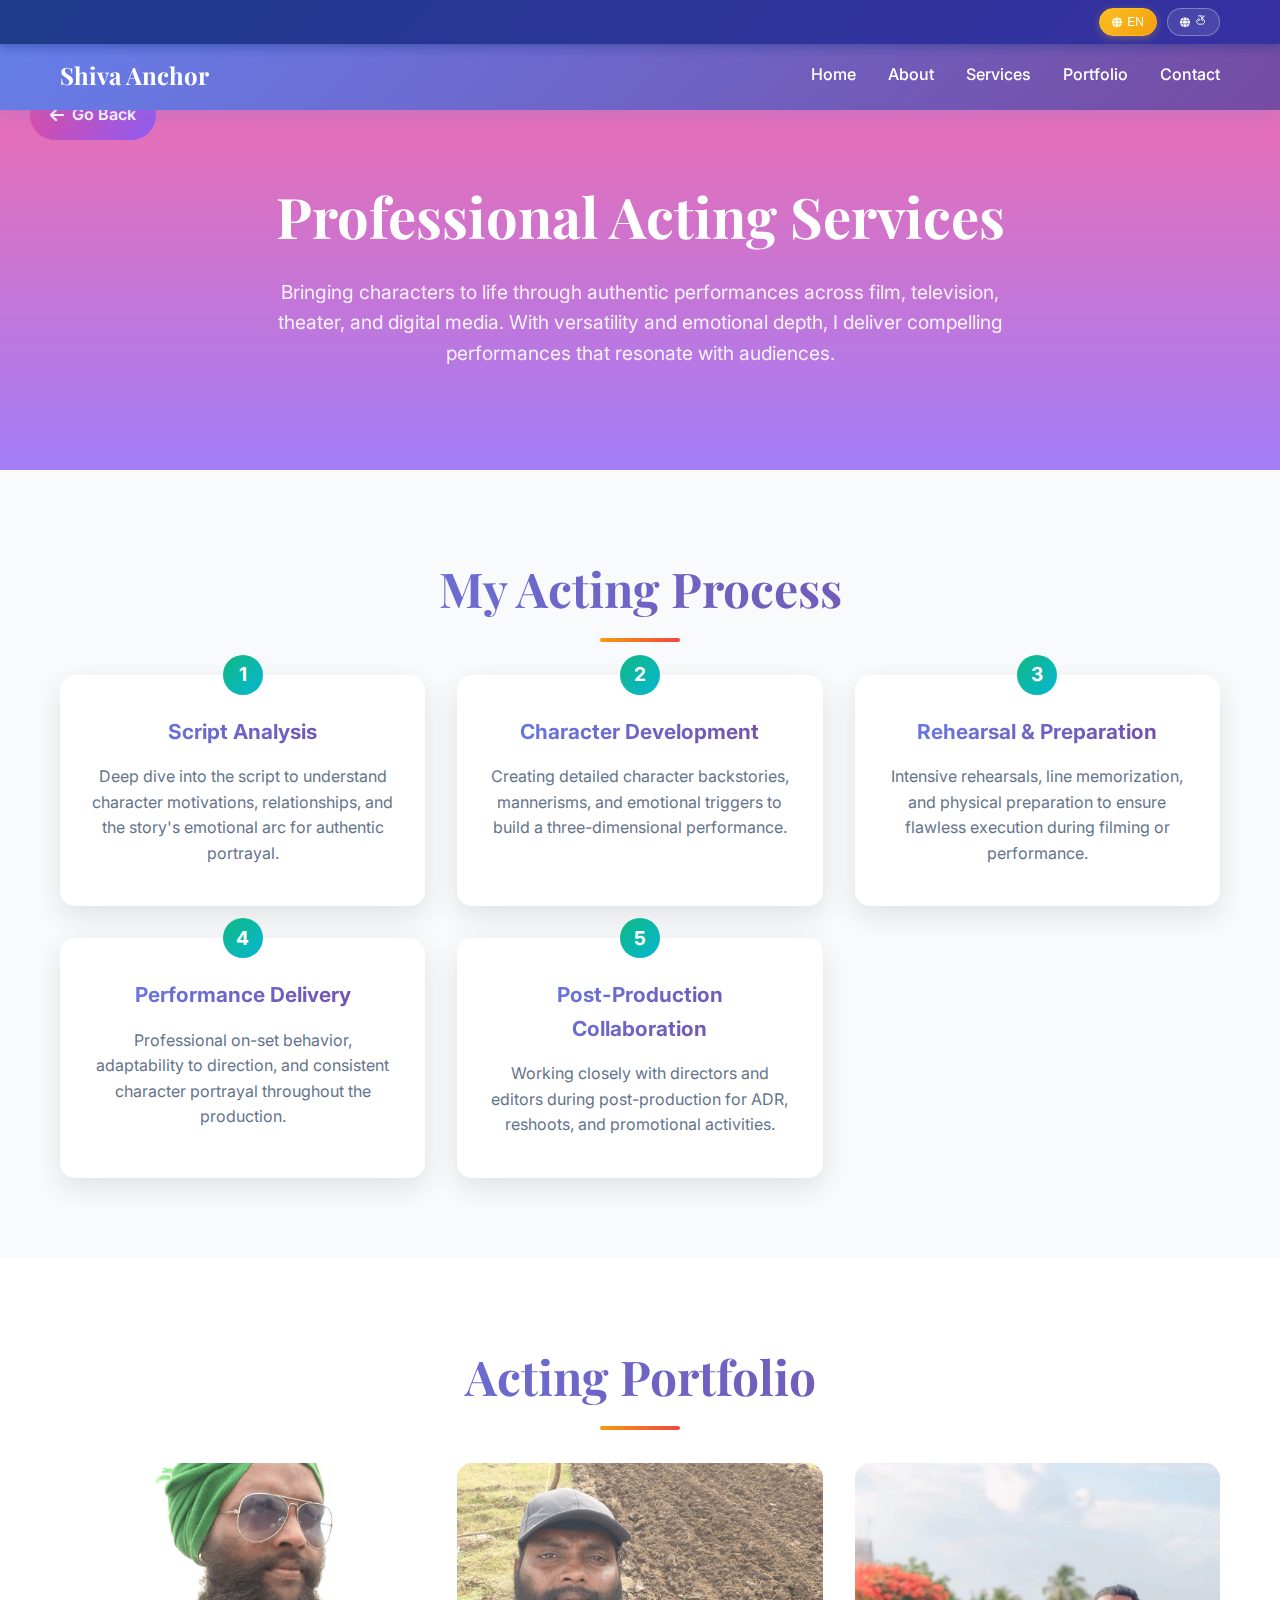
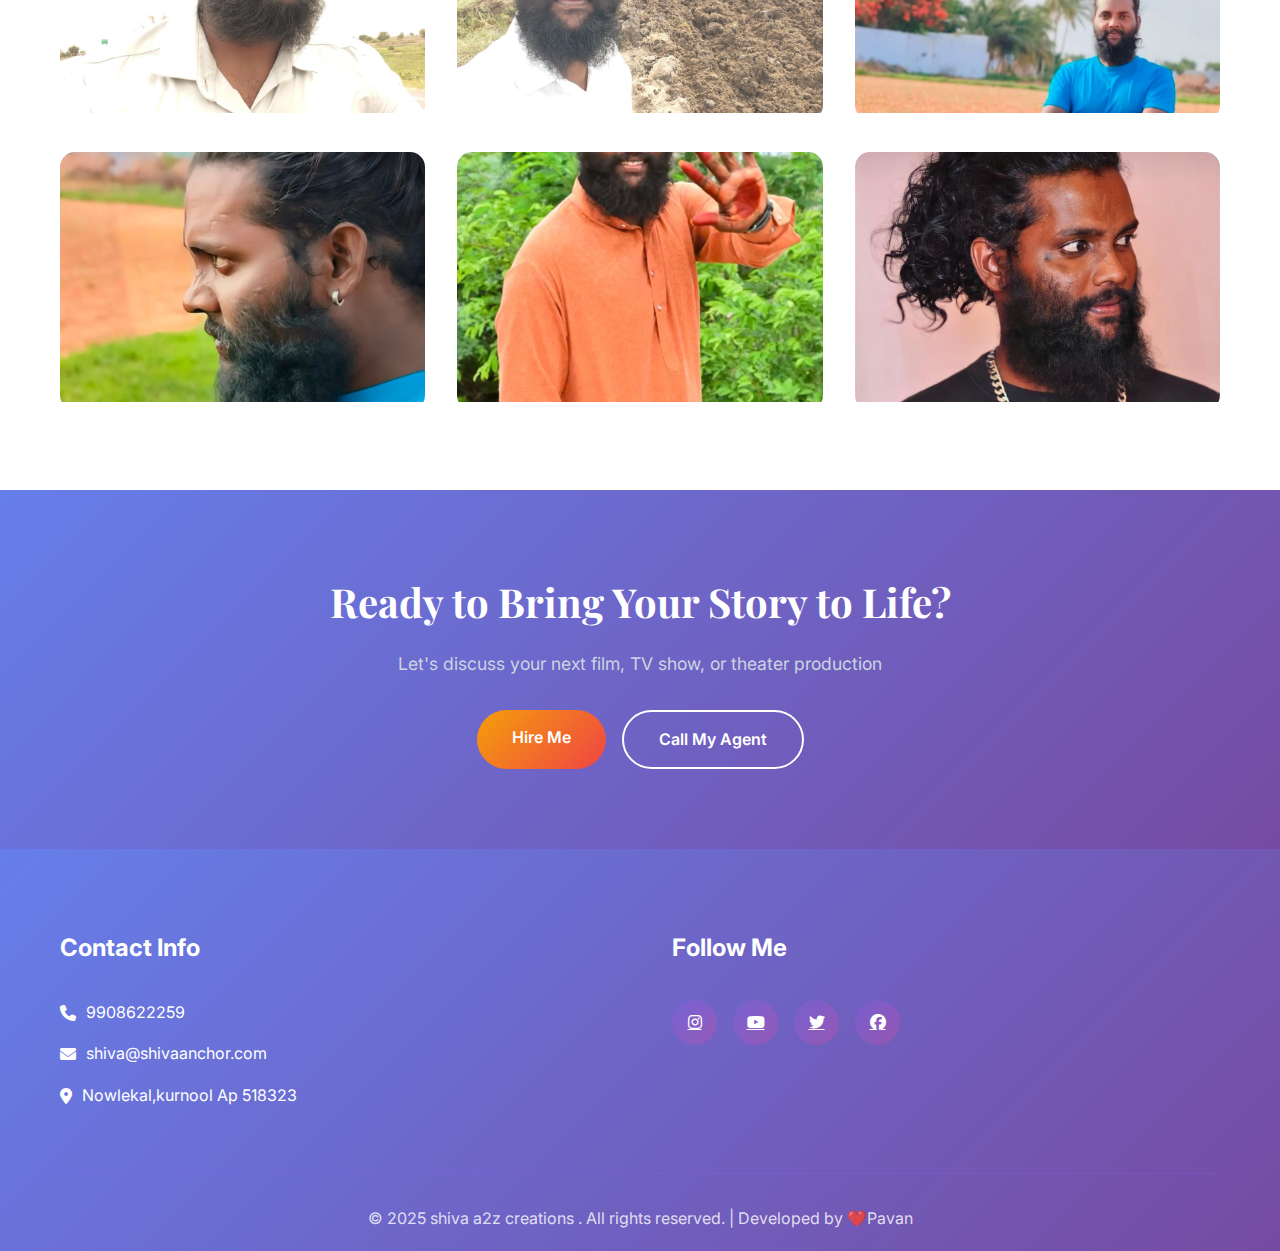
<file: acting.html>
<!DOCTYPE html>
<html lang="en">
<head>
    <meta charset="UTF-8">
    <meta name="viewport" content="width=device-width, initial-scale=1.0">
    <title>Acting Services - Alex Morgan</title>
    <link rel="stylesheet" href="style.css">
    <link href="https://fonts.googleapis.com/css2?family=Inter:wght@300;400;500;600;700&family=Playfair+Display:wght@400;500;600;700&display=swap" rel="stylesheet">
    <link rel="stylesheet" href="https://cdnjs.cloudflare.com/ajax/libs/font-awesome/6.4.0/css/all.min.css">
    <style>
        .service-detail {
            padding: 120px 0 80px;
            background: white;
        }
        
        .service-hero {
            position: relative;
            height: 400px;
            background: linear-gradient(rgba(236, 72, 153, 0.8), rgba(139, 92, 246, 0.8)), url('https://images.pexels.com/photos/3760067/pexels-photo-3760067.jpeg?auto=compress&cs=tinysrgb&w=1260&h=750&dpr=1');
            background-size: cover;
            background-position: center;
            display: flex;
            align-items: center;
            justify-content: center;
            margin-top: 70px;
        }
        
        .service-hero-content {
            text-align: center;
            color: white;
            max-width: 800px;
            padding: 0 20px;
        }
        
        .service-hero h1 {
            font-family: 'Playfair Display', serif;
            font-size: 3.5rem;
            margin-bottom: 1rem;
        }
        
        .service-hero p {
            font-size: 1.2rem;
            opacity: 0.9;
        }
        
        .service-header {
            text-align: center;
            margin-bottom: 4rem;
        }
        
        .process-section {
            padding: 80px 0;
            background: #f8fafc;
        }
        
        .process-steps {
            display: grid;
            grid-template-columns: repeat(auto-fit, minmax(300px, 1fr));
            gap: 2rem;
            margin-top: 3rem;
        }
        
        .step-card {
            background: white;
            padding: 2.5rem 2rem;
            border-radius: 15px;
            text-align: center;
            box-shadow: 0 10px 30px rgba(0, 0, 0, 0.1);
            position: relative;
        }
        
        .step-number {
            position: absolute;
            top: -20px;
            left: 50%;
            transform: translateX(-50%);
            width: 40px;
            height: 40px;
            background: linear-gradient(135deg, #10b981, #06b6d4);
            color: white;
            border-radius: 50%;
            display: flex;
            align-items: center;
            justify-content: center;
            font-weight: 700;
            font-size: 1.2rem;
        }
        
        .step-card h3 {
            background: linear-gradient(135deg, #667eea, #764ba2);
            -webkit-background-clip: text;
            -webkit-text-fill-color: transparent;
            margin-bottom: 1rem;
            font-size: 1.3rem;
        }
        
        .step-card p {
            color: #64748b;
            line-height: 1.6;
        }
        
        .gallery-section {
            padding: 80px 0;
        }
        
        .gallery-grid {
            display: grid;
            grid-template-columns: repeat(auto-fit, minmax(350px, 1fr));
            gap: 2rem;
            margin-top: 3rem;
        }
        
        .gallery-item {
            position: relative;
            border-radius: 15px;
            overflow: hidden;
            cursor: pointer;
        }
        
        .gallery-item img {
            width: 100%;
            height: 250px;
            object-fit: cover;
            transition: transform 0.3s ease;
        }
        
        .gallery-overlay {
            position: absolute;
            top: 0;
            left: 0;
            right: 0;
            bottom: 0;
            background: linear-gradient(135deg, rgba(236, 72, 153, 0.9), rgba(139, 92, 246, 0.9));
            display: flex;
            align-items: center;
            justify-content: center;
            opacity: 0;
            transition: all 0.3s ease;
        }
        
        .gallery-overlay h4 {
            color: white;
            font-size: 1.2rem;
            text-align: center;
        }
        
        .gallery-item:hover .gallery-overlay {
            opacity: 1;
        }
        
        .gallery-item:hover img {
            transform: scale(1.1);
        }
        
        /* Lightbox */
        .lightbox {
            display: none;
            position: fixed;
            z-index: 2000;
            padding-top: 50px;
            left: 0;
            top: 0;
            width: 100%;
            height: 100%;
            background-color: rgba(0, 0, 0, 0.9);
        }
        
        .lightbox-content {
            margin: auto;
            display: block;
            max-width: 90%;
            max-height: 80%;
            border-radius: 10px;
        }
        
        .close-lightbox {
            position: absolute;
            top: 15px;
            right: 35px;
            color: #f1f1f1;
            font-size: 40px;
            font-weight: bold;
            transition: 0.3s;
            cursor: pointer;
        }
        
        .close-lightbox:hover {
            color: #fbbf24;
        }
        
        .contact-cta {
            background: linear-gradient(135deg, #667eea, #764ba2);
            padding: 80px 0;
            text-align: center;
        }
        
        .contact-cta h2 {
            color: white;
            font-family: 'Playfair Display', serif;
            font-size: 2.5rem;
            margin-bottom: 1rem;
        }
        
        .contact-cta p {
            color: #cbd5e1;
            font-size: 1.1rem;
            margin-bottom: 2rem;
        }
        
        .cta-buttons {
            display: flex;
            gap: 1rem;
            justify-content: center;
            flex-wrap: wrap;
        }
        
        .cta-btn-primary {
            background: linear-gradient(135deg, #f59e0b, #ef4444);
            color: white;
            text-decoration: none;
            padding: 15px 35px;
            border-radius: 50px;
            font-weight: 600;
            transition: all 0.3s ease;
            display: inline-block;
        }
        
        .cta-btn-secondary {
            background: transparent;
            color: white;
            text-decoration: none;
            padding: 15px 35px;
            border: 2px solid white;
            border-radius: 50px;
            font-weight: 600;
            transition: all 0.3s ease;
            display: inline-block;
        }
        
        .cta-btn-primary:hover {
            transform: translateY(-3px);
            box-shadow: 0 10px 30px rgba(245, 158, 11, 0.4);
        }
        
        .cta-btn-secondary:hover {
            background: white;
            color: #667eea;
        }
        
        .back-btn {
            position: fixed;
            top: 90px;
            left: 30px;
            background: linear-gradient(135deg, #ec4899, #8b5cf6);
            color: white;
            text-decoration: none;
            padding: 12px 20px;
            border-radius: 50px;
            font-weight: 600;
            transition: all 0.3s ease;
            z-index: 100;
            display: flex;
            align-items: center;
            gap: 8px;
        }
        
        .back-btn:hover {
            transform: translateY(-2px);
            box-shadow: 0 8px 25px rgba(236, 72, 153, 0.4);
        }
        
        @media (max-width: 768px) {
            .service-hero h1 {
                font-size: 2.5rem;
            }
            
            .back-btn {
                position: static;
                margin: 20px auto;
                display: inline-flex;
            }
            
            .cta-buttons {
                flex-direction: column;
                align-items: center;
            }
        }
    </style>
</head>
<body>
    <!-- Language Bar -->
    <div class="language-bar">
        <div class="language-container">
            <div class="language-selector">
                <button class="language-btn active" onclick="changeLanguage('en')" data-lang="en">
                    <i class="fas fa-globe"></i> EN
                </button>
                <button class="language-btn" onclick="changeLanguage('te')" data-lang="te">
                    <i class="fas fa-globe"></i> తె
                </button>
            </div>
        </div>
    </div>

    <!-- Language Bar -->
    <div class="language-bar">
        <div class="language-container">
            <div class="language-selector">
                <button class="language-btn active" onclick="changeLanguage('en')" data-lang="en">
                    <i class="fas fa-globe"></i> EN
                </button>
                <button class="language-btn" onclick="changeLanguage('te')" data-lang="te">
                    <i class="fas fa-globe"></i> తె
                </button>
            </div>
        </div>
    </div>

    <!-- Navigation -->
    <nav class="navbar">
        <div class="nav-container">
            <div class="nav-logo">
                <a href="index.html" class="logo-link">
                    <h2>Shiva Anchor</h2>
                </a>
            </div>
            <ul class="nav-menu">
                <li><a href="index.html#home" class="nav-link" data-translate="home">Home</a></li>
                <li><a href="index.html#about" class="nav-link" data-translate="about">About</a></li>
                <li><a href="index.html#services" class="nav-link" data-translate="services">Services</a></li>
                <li><a href="index.html#portfolio" class="nav-link" data-translate="portfolio">Portfolio</a></li>
                <li><a href="index.html#contact" class="nav-link" data-translate="contact">Contact</a></li>
            </ul>
            <div class="hamburger">
                <span class="bar"></span>
                <span class="bar"></span>
                <span class="bar"></span>
            </div>
        </div>
    </nav>

    <!-- Back Button -->
    <a href="index.html" class="back-btn">
        <i class="fas fa-arrow-left"></i>
        <span data-translate="go-back">Go Back</span>
    </a>

    <!-- Service Hero Section -->
    <section class="service-hero">
        <div class="container">
            <div class="service-hero-content">
                <h1 data-translate="professional-acting">Professional Acting Services</h1>
                <p data-translate="acting-page-desc">Bringing characters to life through authentic performances across film, television, theater, and digital media. With versatility and emotional depth, I deliver compelling performances that resonate with audiences.</p>
            </div>
        </div>
    </section>

    <!-- Process Section -->
    <section class="process-section">
        <div class="container">
            <h2 class="section-title" data-translate="my-acting-process">My Acting Process</h2>
            <div class="process-steps">
                <div class="step-card">
                    <div class="step-number">1</div>
                    <h3 data-translate="script-analysis">Script Analysis</h3>
                    <p data-translate="script-analysis-desc">Deep dive into the script to understand character motivations, relationships, and the story's emotional arc for authentic portrayal.</p>
                </div>
                <div class="step-card">
                    <div class="step-number">2</div>
                    <h3 data-translate="character-development">Character Development</h3>
                    <p data-translate="character-development-desc">Creating detailed character backstories, mannerisms, and emotional triggers to build a three-dimensional performance.</p>
                </div>
                <div class="step-card">
                    <div class="step-number">3</div>
                    <h3 data-translate="rehearsal-preparation">Rehearsal & Preparation</h3>
                    <p data-translate="rehearsal-preparation-desc">Intensive rehearsals, line memorization, and physical preparation to ensure flawless execution during filming or performance.</p>
                </div>
                <div class="step-card">
                    <div class="step-number">4</div>
                    <h3 data-translate="performance-delivery">Performance Delivery</h3>
                    <p data-translate="performance-delivery-desc">Professional on-set behavior, adaptability to direction, and consistent character portrayal throughout the production.</p>
                </div>
                <div class="step-card">
                    <div class="step-number">5</div>
                    <h3 data-translate="post-production">Post-Production Collaboration</h3>
                    <p data-translate="post-production-desc">Working closely with directors and editors during post-production for ADR, reshoots, and promotional activities.</p>
                </div>
            </div>
        </div>
    </section>

    <!-- Gallery Section -->
    <section class="gallery-section">
        <div class="container">
            <h2 class="section-title" data-translate="acting-portfolio">Acting Portfolio</h2>
            <div class="gallery-grid">
                <div class="gallery-item">
                    <img src="./images/S20.jpeg" alt="Drama Film Performance" loading="lazy">
                    <div class="gallery-overlay">
                        <h4 data-translate="midnight-dreams">"Midnight Dreams"<br>Lead Role - Drama</h4>
                    </div>
                </div>
                <div class="gallery-item">
                    <img src="./images/S19.jpeg" alt="Theater Stage Performance" loading="lazy">
                    <div class="gallery-overlay">
                        <h4 data-translate="romeo-juliet">"Romeo & Juliet"<br>Broadway Theater</h4>
                    </div>
                </div>
                <div class="gallery-item">
                    <img src="./images/S17.jpeg" alt="Television Series Acting" loading="lazy">
                    <div class="gallery-overlay">
                        <h4 data-translate="city-lights">"City Lights"<br>TV Series - Season 3</h4>
                    </div>
                </div>
                <div class="gallery-item">
                    <img src="./images/S16.jpeg" alt="Action Film Scene" loading="lazy">
                    <div class="gallery-overlay">
                        <h4 data-translate="storm-chaser">"Storm Chaser"<br>Action Thriller</h4>
                    </div>
                </div>
                <div class="gallery-item">
                    <img src="./images/S15.jpeg" alt="Independent Film Acting" loading="lazy">
                    <div class="gallery-overlay">
                        <h4 data-translate="last-mile">"The Last Mile"<br>Indie Film Festival Winner</h4>
                    </div>
                </div>
                <div class="gallery-item">
                    <img src="./images/S10.jpeg" alt="Commercial Acting" loading="lazy">
                    <div class="gallery-overlay">
                        <h4 data-translate="tv-commercial">National TV Commercial<br>Brand Ambassador</h4>
                    </div>
                </div>
            </div>
        </div>
    </section>

    <!-- Contact CTA -->
    <section class="contact-cta">
        <div class="container">
            <h2 data-translate="ready-story">Ready to Bring Your Story to Life?</h2>
            <p data-translate="discuss-production">Let's discuss your next film, TV show, or theater production</p>
            <div class="cta-buttons">
                <a href="index.html#contact" class="cta-btn-primary" data-translate="hire-me">Hire Me</a>
                <a href="tel:+919908622259" class="cta-btn-secondary" data-translate="call-agent">Call My Agent</a>
            </div>
        </div>
    </section>

    <footer class="footer">
        <div class="container">
            <div class="footer-content">
                <div class="footer-section">
                    <h3 data-translate="contact-info">Contact Info</h3>
                    <div class="contact-info">
                        <p><i class="fas fa-phone"></i> 9908622259</p>
                        <p><i class="fas fa-envelope"></i> shiva@shivaanchor.com</p>
                        <p><i class="fas fa-map-marker-alt"></i>Nowlekal,kurnool Ap 518323</p>
                    </div>
                </div>
                <div class="footer-section">
                    <h3 data-translate="follow-me">Follow Me</h3>
                    <div class="social-icons">
                        <a href="https://www.instagram.com/sivaa2zcreations?igsh=YjI3MXhwazBwb3Jx" target="_blank"><i class="fab fa-instagram"></i></a>
                        <a href="www.youtube.com/@sivaa2zcreations" target="_blank"><i class="fab fa-youtube"></i></a>
                        <a href="www.youtube.com/@sivaa2zcreations" target="_blank"><i class="fab fa-twitter"></i></a>
                        <a href="https://m.facebook.com/100063830568660/" target="_blank"><i class="fab fa-facebook"></i></a>
                    </div>
                </div>
            </div>
            <div class="footer-bottom">
                                <p>&copy; 2025 shiva a2z creations . All rights reserved. | Developed by ❤️Pavan </p>

            </div>
        </div>
    </footer>

    <!-- Lightbox Modal -->
    <div id="lightbox" class="lightbox">
        <span class="close-lightbox">&times;</span>
        <img class="lightbox-content" id="lightbox-img">
    </div>

    <script src="script.js"></script>
    <script>
        // Gallery lightbox functionality
        document.addEventListener('DOMContentLoaded', function() {
            const galleryItems = document.querySelectorAll('.gallery-item');
            const lightbox = document.getElementById('lightbox');
            const lightboxImg = document.getElementById('lightbox-img');
            const closeLightbox = document.querySelector('.close-lightbox');
            
            galleryItems.forEach(item => {
                item.addEventListener('click', () => {
                    const img = item.querySelector('img');
                    lightboxImg.src = img.src;
                    lightbox.style.display = 'block';
                });
            });
            
            closeLightbox.addEventListener('click', () => {
                lightbox.style.display = 'none';
            });
            
            lightbox.addEventListener('click', (e) => {
                if (e.target === lightbox) {
                    lightbox.style.display = 'none';
                }
            });
        });
    </script>
</body>
</html>
</file>
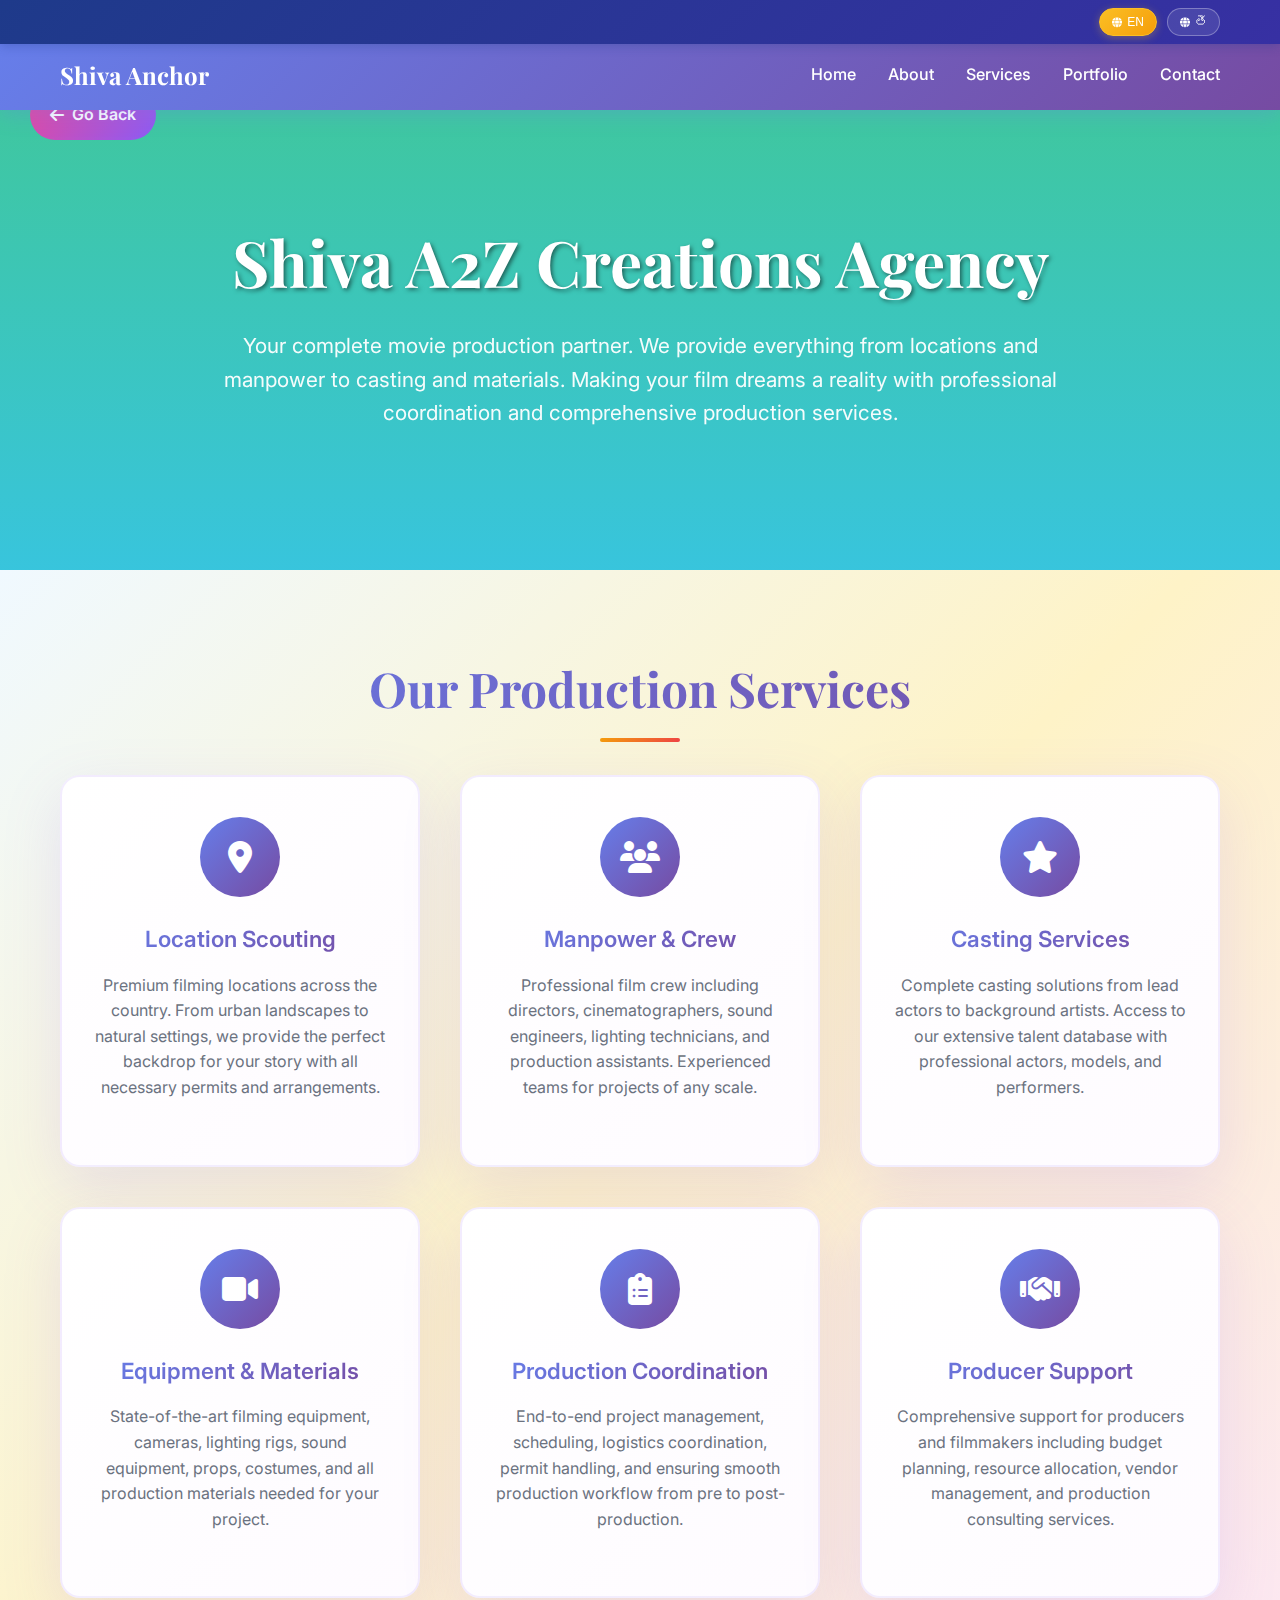
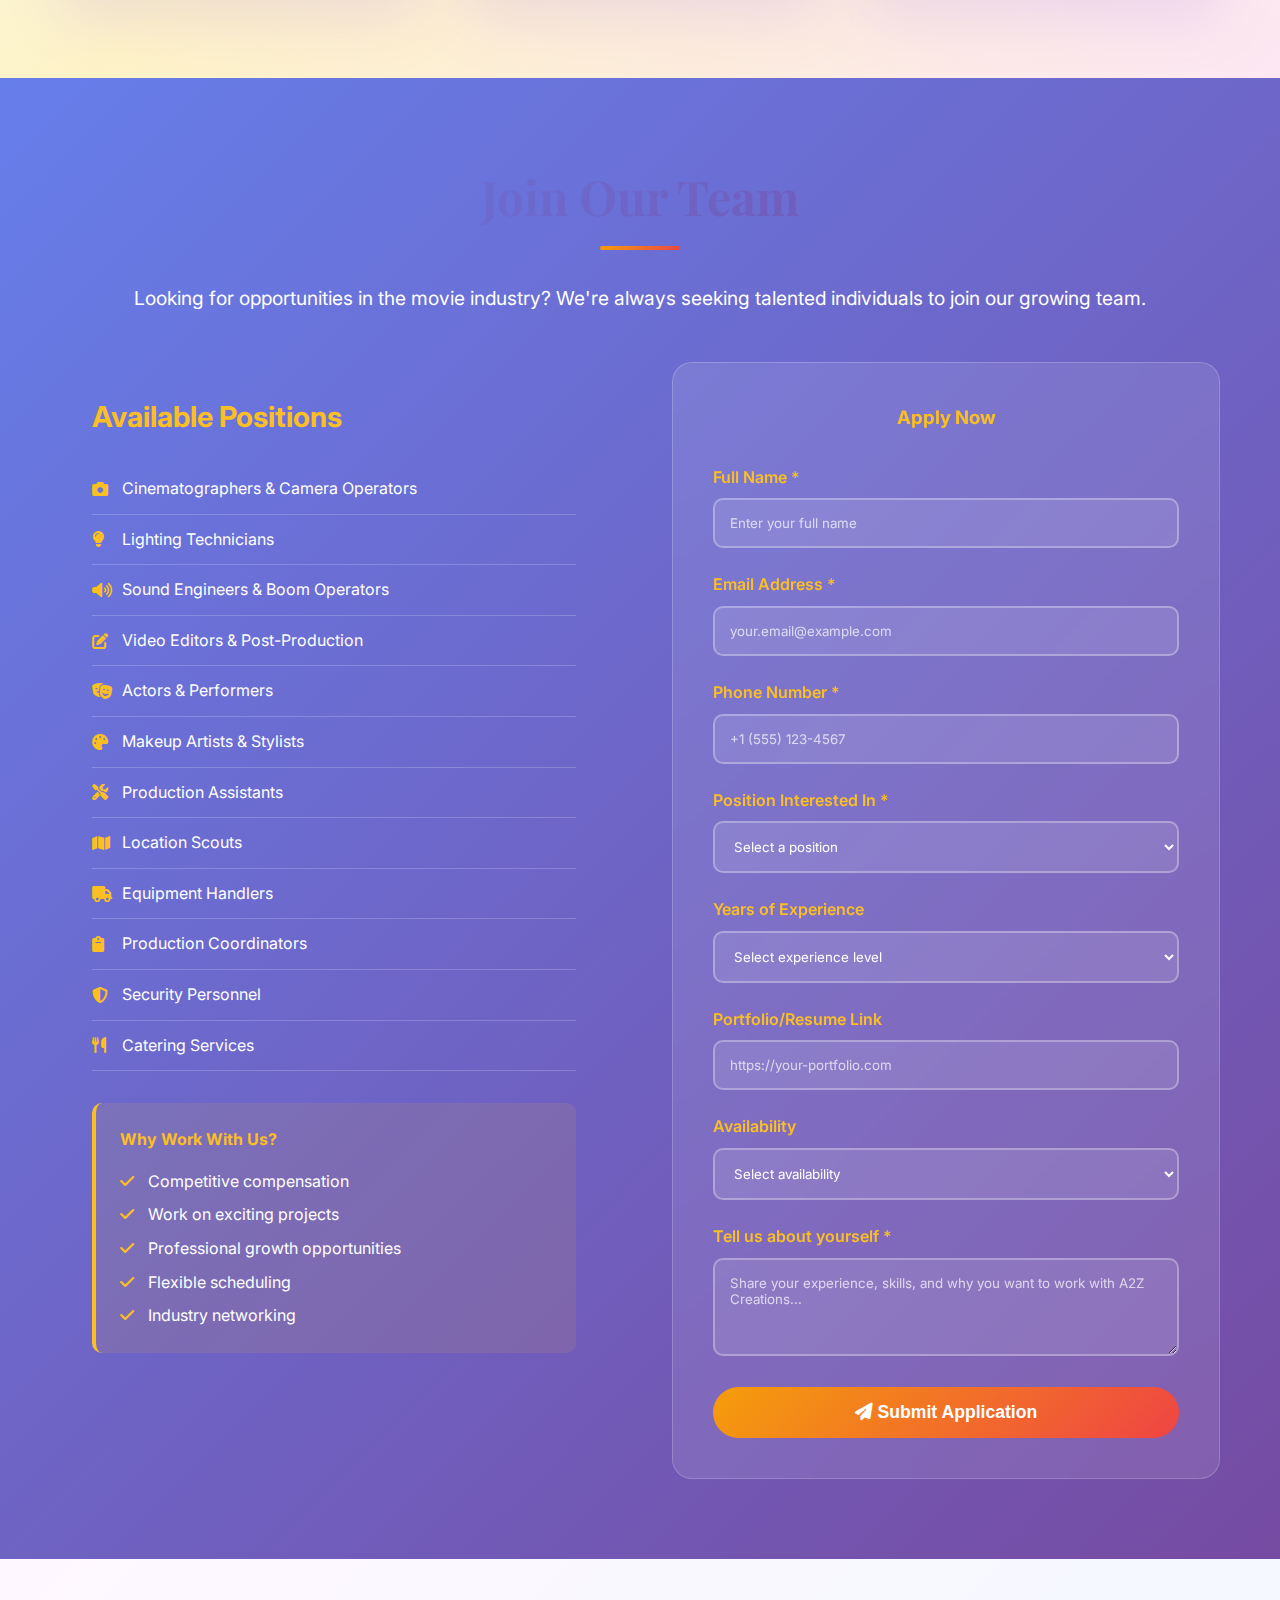
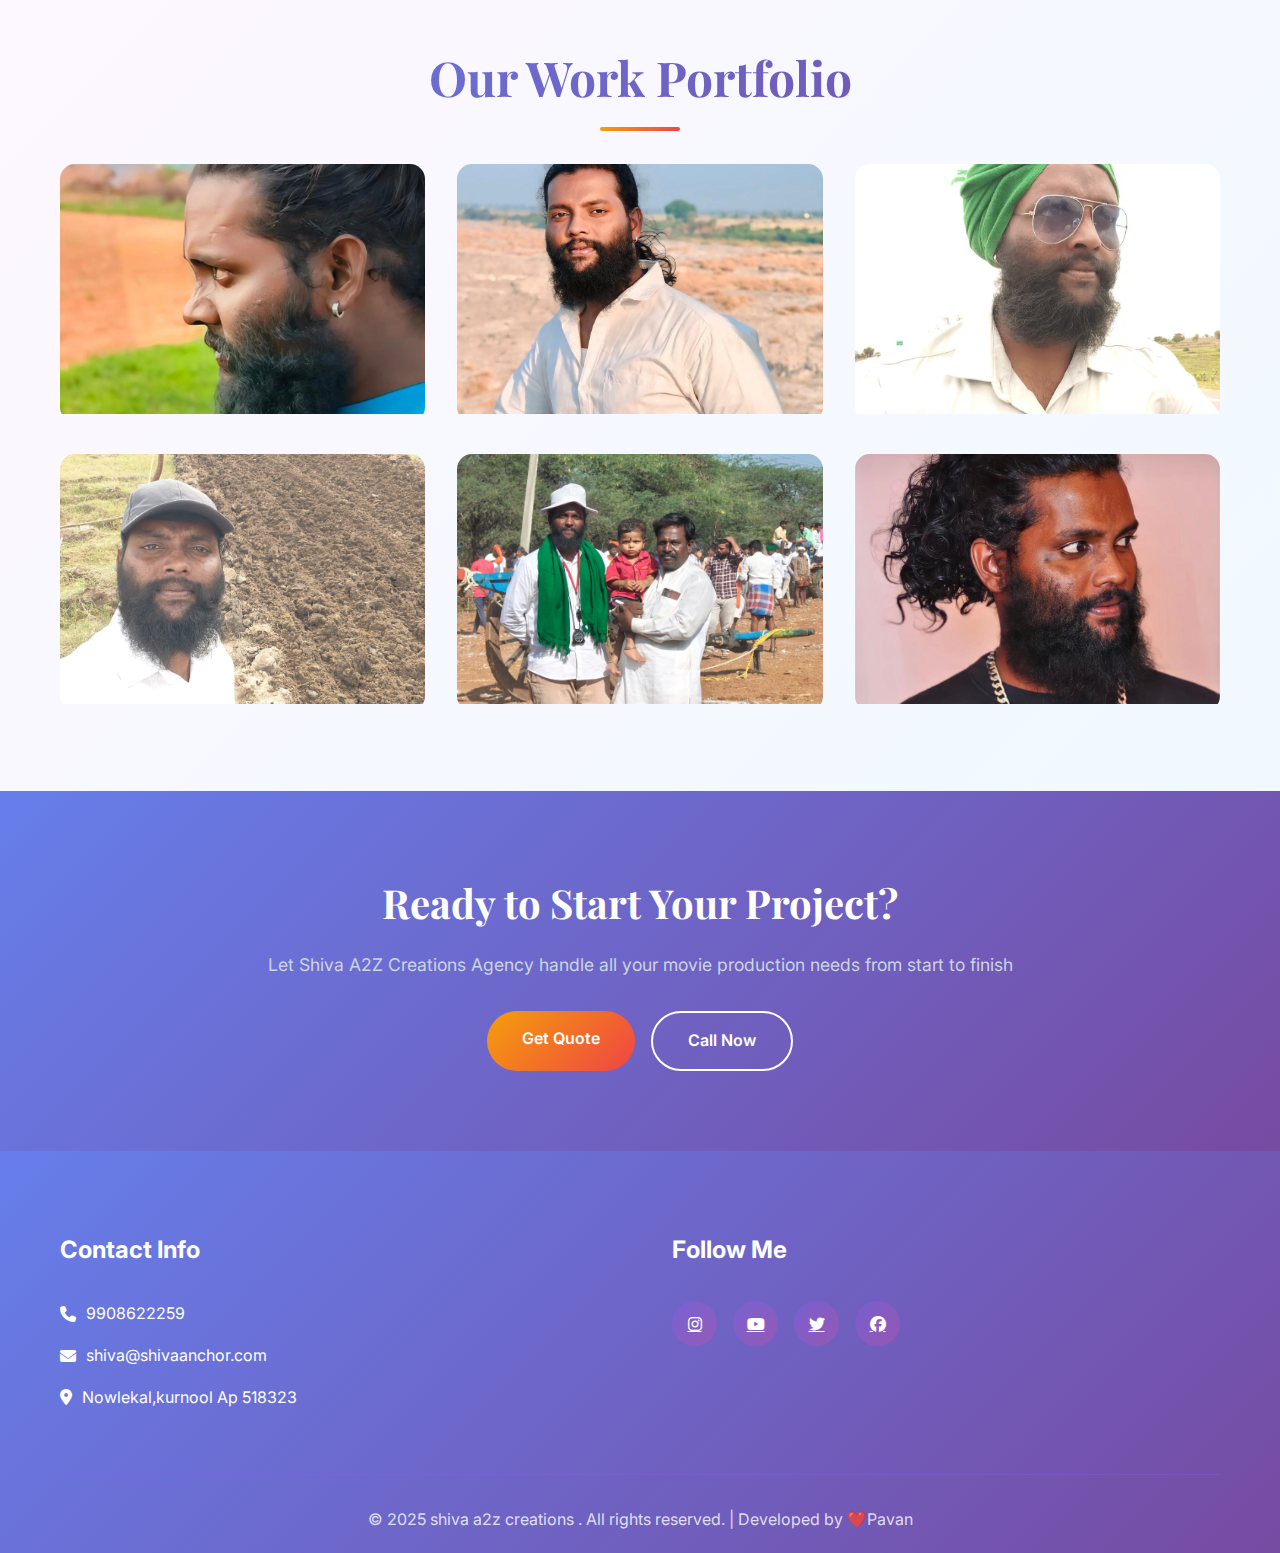
<file: branding.html>
<!DOCTYPE html>
<html lang="en">
<head>
    <meta charset="UTF-8">
    <meta name="viewport" content="width=device-width, initial-scale=1.0">
    <title> Shiva A2Z Creations Agency - Movie Production Services</title>
    <link rel="stylesheet" href="style.css">
    <link href="https://fonts.googleapis.com/css2?family=Inter:wght@300;400;500;600;700&family=Playfair+Display:wght@400;500;600;700&display=swap" rel="stylesheet">
    <link rel="stylesheet" href="https://cdnjs.cloudflare.com/ajax/libs/font-awesome/6.4.0/css/all.min.css">
    <style>
        .service-hero {
            position: relative;
            height: 500px;
            background: linear-gradient(rgba(16, 185, 129, 0.8), rgba(6, 182, 212, 0.8)), url('https://images.pexels.com/photos/7991579/pexels-photo-7991579.jpeg?auto=compress&cs=tinysrgb&w=1260&h=750&dpr=1');
            background-size: cover;
            background-position: center;
            display: flex;
            align-items: center;
            justify-content: center;
            margin-top: 70px;
        }
        
        .service-hero-content {
            text-align: center;
            color: white;
            max-width: 900px;
            padding: 0 20px;
        }
        
        .service-hero h1 {
            font-family: 'Playfair Display', serif;
            font-size: 4rem;
            margin-bottom: 1rem;
            text-shadow: 2px 2px 4px rgba(0,0,0,0.5);
        }
        
        .service-hero p {
            font-size: 1.3rem;
            opacity: 0.95;
            line-height: 1.6;
        }
        
        .agency-services {
            padding: 80px 0;
            background: linear-gradient(135deg, #f0f9ff 0%, #fef3c7 50%, #fce7f3 100%);
        }
        
        .services-grid {
            display: grid;
            grid-template-columns: repeat(auto-fit, minmax(300px, 1fr));
            gap: 2.5rem;
            margin-top: 3rem;
        }
        
        .service-card {
            background: linear-gradient(135deg, #ffffff 0%, #fefbff 100%);
            padding: 2.5rem 2rem;
            border-radius: 20px;
            text-align: center;
            box-shadow: 0 20px 60px rgba(139, 92, 246, 0.15);
            transition: all 0.4s ease;
            border: 2px solid rgba(139, 92, 246, 0.1);
            position: relative;
            overflow: hidden;
        }
        
        .service-card::before {
            content: '';
            position: absolute;
            top: 0;
            left: 0;
            right: 0;
            height: 5px;
            background: linear-gradient(135deg, #f59e0b, #ef4444);
            transform: scaleX(0);
            transition: transform 0.3s ease;
        }
        
        .service-card:hover::before {
            transform: scaleX(1);
        }
        
        .service-card:hover {
            transform: translateY(-15px);
            box-shadow: 0 35px 80px rgba(139, 92, 246, 0.25);
        }
        
        .service-icon {
            width: 80px;
            height: 80px;
            margin: 0 auto 1.5rem;
            border-radius: 50%;
            display: flex;
            align-items: center;
            justify-content: center;
            background: linear-gradient(135deg, #667eea, #764ba2);
            transition: all 0.3s ease;
        }
        
        .service-icon i {
            font-size: 2rem;
            color: white;
        }
        
        .service-card:hover .service-icon {
            transform: scale(1.1) rotate(5deg);
        }
        
        .service-card h3 {
            font-size: 1.4rem;
            font-weight: 600;
            color: #1f2937;
            margin-bottom: 1rem;
            background: linear-gradient(135deg, #667eea, #764ba2);
            -webkit-background-clip: text;
            -webkit-text-fill-color: transparent;
        }
        
        .service-card p {
            color: #6b7280;
            line-height: 1.6;
            font-size: 1rem;
        }
        
        .job-opportunities {
            padding: 80px 0;
            background: linear-gradient(135deg, #667eea 0%, #764ba2 100%);
            color: white;
        }
        
        .job-form-section {
            display: grid;
            grid-template-columns: 1fr 1fr;
            gap: 4rem;
            margin-top: 3rem;
            align-items: start;
        }
        
        .job-info {
            padding: 2rem;
        }
        
        .job-info h3 {
            font-size: 1.8rem;
            margin-bottom: 1.5rem;
            color: #fbbf24;
        }
        
        .job-categories {
            list-style: none;
            padding: 0;
        }
        
        .job-categories li {
            padding: 12px 0;
            border-bottom: 1px solid rgba(255, 255, 255, 0.2);
            display: flex;
            align-items: center;
            gap: 10px;
        }
        
        .job-categories li i {
            color: #fbbf24;
            width: 20px;
        }
        
        .job-form {
            background: rgba(255, 255, 255, 0.1);
            padding: 2.5rem;
            border-radius: 20px;
            backdrop-filter: blur(10px);
            border: 1px solid rgba(255, 255, 255, 0.2);
        }
        
        .form-group {
            margin-bottom: 1.5rem;
        }
        
        .form-group label {
            display: block;
            margin-bottom: 0.5rem;
            font-weight: 600;
            color: #fbbf24;
        }
        
        .form-group input,
        .form-group select,
        .form-group textarea {
            width: 100%;
            padding: 15px;
            border: 2px solid rgba(255, 255, 255, 0.3);
            border-radius: 10px;
            background: rgba(255, 255, 255, 0.1);
            color: white;
            font-family: inherit;
            transition: all 0.3s ease;
        }
        
        .form-group input:focus,
        .form-group select:focus,
        .form-group textarea:focus {
            border-color: #fbbf24;
            box-shadow: 0 0 15px rgba(251, 191, 36, 0.3);
            outline: none;
        }
        
        .form-group input::placeholder,
        .form-group textarea::placeholder {
            color: rgba(255, 255, 255, 0.7);
        }
        
        .form-group select option {
            background: #1f2937;
            color: white;
        }
        
        .submit-btn {
            background: linear-gradient(135deg, #f59e0b, #ef4444);
            color: white;
            border: none;
            padding: 15px 40px;
            border-radius: 50px;
            font-weight: 600;
            cursor: pointer;
            transition: all 0.3s ease;
            width: 100%;
            font-size: 1.1rem;
        }
        
        .submit-btn:hover {
            transform: translateY(-2px);
            box-shadow: 0 10px 30px rgba(245, 158, 11, 0.5);
        }
        
        .gallery-section {
            padding: 80px 0;
            background: linear-gradient(135deg, #fef7ff 0%, #f0f9ff 100%);
        }
        
        .gallery-grid {
            display: grid;
            grid-template-columns: repeat(auto-fit, minmax(350px, 1fr));
            gap: 2rem;
            margin-top: 3rem;
        }
        
        .gallery-item {
            position: relative;
            border-radius: 15px;
            overflow: hidden;
            cursor: pointer;
            transition: all 0.3s ease;
        }
        
        .gallery-item img {
            width: 100%;
            height: 250px;
            object-fit: cover;
            transition: transform 0.3s ease;
        }
        
        .gallery-overlay {
            position: absolute;
            top: 0;
            left: 0;
            right: 0;
            bottom: 0;
            background: linear-gradient(135deg, rgba(16, 185, 129, 0.9), rgba(6, 182, 212, 0.9));
            display: flex;
            align-items: center;
            justify-content: center;
            opacity: 0;
            transition: all 0.3s ease;
        }
        
        .gallery-overlay h4 {
            color: white;
            font-size: 1.2rem;
            text-align: center;
            font-weight: 600;
        }
        
        .gallery-item:hover .gallery-overlay {
            opacity: 1;
        }
        
        .gallery-item:hover img {
            transform: scale(1.1);
        }
        
        .contact-cta {
            background: linear-gradient(135deg, #667eea, #764ba2);
            padding: 80px 0;
            text-align: center;
        }
        
        .contact-cta h2 {
            color: white;
            font-family: 'Playfair Display', serif;
            font-size: 2.5rem;
            margin-bottom: 1rem;
        }
        
        .contact-cta p {
            color: #cbd5e1;
            font-size: 1.1rem;
            margin-bottom: 2rem;
        }
        
        .cta-buttons {
            display: flex;
            gap: 1rem;
            justify-content: center;
            flex-wrap: wrap;
        }
        
        .cta-btn-primary {
            background: linear-gradient(135deg, #f59e0b, #ef4444);
            color: white;
            text-decoration: none;
            padding: 15px 35px;
            border-radius: 50px;
            font-weight: 600;
            transition: all 0.3s ease;
            display: inline-block;
        }
        
        .cta-btn-secondary {
            background: transparent;
            color: white;
            text-decoration: none;
            padding: 15px 35px;
            border: 2px solid white;
            border-radius: 50px;
            font-weight: 600;
            transition: all 0.3s ease;
            display: inline-block;
        }
        
        .cta-btn-primary:hover {
            transform: translateY(-3px);
            box-shadow: 0 10px 30px rgba(245, 158, 11, 0.4);
        }
        
        .cta-btn-secondary:hover {
            background: white;
            color: #667eea;
        }
        
        .back-btn {
            position: fixed;
            top: 90px;
            left: 30px;
            background: linear-gradient(135deg, #ec4899, #8b5cf6);
            color: white;
            text-decoration: none;
            padding: 12px 20px;
            border-radius: 50px;
            font-weight: 600;
            transition: all 0.3s ease;
            z-index: 100;
            display: flex;
            align-items: center;
            gap: 8px;
        }
        
        .back-btn:hover {
            transform: translateY(-2px);
            box-shadow: 0 8px 25px rgba(236, 72, 153, 0.4);
        }
        
        /* Lightbox */
        .lightbox {
            display: none;
            position: fixed;
            z-index: 2000;
            padding-top: 50px;
            left: 0;
            top: 0;
            width: 100%;
            height: 100%;
            background: linear-gradient(135deg, rgba(0, 0, 0, 0.95), rgba(30, 30, 30, 0.95));
            backdrop-filter: blur(10px);
        }
        
        .lightbox-content {
            margin: auto;
            display: block;
            max-width: 90%;
            max-height: 80%;
            border-radius: 10px;
            box-shadow: 0 25px 80px rgba(0, 0, 0, 0.5);
            border: 2px solid rgba(255, 255, 255, 0.1);
        }
        
        .close-lightbox {
            position: absolute;
            top: 15px;
            right: 35px;
            color: #f1f1f1;
            font-size: 40px;
            font-weight: bold;
            transition: 0.3s;
            cursor: pointer;
            background: rgba(0, 0, 0, 0.5);
            border-radius: 50%;
            width: 60px;
            height: 60px;
            display: flex;
            align-items: center;
            justify-content: center;
            backdrop-filter: blur(10px);
        }
        
        .close-lightbox:hover {
            background: linear-gradient(135deg, #f59e0b, #ef4444);
            transform: scale(1.1);
            box-shadow: 0 10px 30px rgba(245, 158, 11, 0.4);
        }
        
        @media (max-width: 768px) {
            .service-hero h1 {
                font-size: 2.5rem;
            }
            
            .job-form-section {
                grid-template-columns: 1fr;
                gap: 2rem;
            }
            
            .back-btn {
                position: static;
                margin: 20px auto;
                display: inline-flex;
            }
            
            .cta-buttons {
                flex-direction: column;
                align-items: center;
            }
        }
    </style>
</head>
<body>
    <!-- Language Bar -->
    <div class="language-bar">
        <div class="language-container">
            <div class="language-selector">
                <button class="language-btn active" onclick="changeLanguage('en')" data-lang="en">
                    <i class="fas fa-globe"></i> EN
                </button>
                <button class="language-btn" onclick="changeLanguage('te')" data-lang="te">
                    <i class="fas fa-globe"></i> తె
                </button>
            </div>
        </div>
    </div>

    <!-- Navigation -->
    <nav class="navbar">
        <div class="nav-container">
            <div class="nav-logo">
                <a href="index.html" class="logo-link">
                    <h2>Shiva Anchor</h2>
                </a>
            </div>
            <ul class="nav-menu">
                <li><a href="index.html#home" class="nav-link" data-translate="home">Home</a></li>
                <li><a href="index.html#about" class="nav-link" data-translate="about">About</a></li>
                <li><a href="index.html#services" class="nav-link" data-translate="services">Services</a></li>
                <li><a href="index.html#portfolio" class="nav-link" data-translate="portfolio">Portfolio</a></li>
                <li><a href="index.html#contact" class="nav-link" data-translate="contact">Contact</a></li>
            </ul>
            <div class="hamburger">
                <span class="bar"></span>
                <span class="bar"></span>
                <span class="bar"></span>
            </div>
        </div>
    </nav>

    <!-- Back Button -->
    <a href="index.html" class="back-btn">
        <i class="fas fa-arrow-left"></i>
        <span data-translate="go-back">Go Back</span>
    </a>

    <!-- Service Hero Section -->
    <section class="service-hero">
        <div class="container">
            <div class="service-hero-content">
                <h1 data-translate="a2z-agency"> Shiva A2Z Creations Agency</h1>
                <p data-translate="agency-page-desc">Your complete movie production partner. We provide everything from locations and manpower to casting and materials. Making your film dreams a reality with professional coordination and comprehensive production services.</p>
            </div>
        </div>
    </section>

    <!-- Agency Services Section -->
    <section class="agency-services">
        <div class="container">
            <h2 class="section-title" data-translate="production-services">Our Production Services</h2>
            <div class="services-grid">
                <div class="service-card">
                    <div class="service-icon">
                        <i class="fas fa-map-marker-alt"></i>
                    </div>
                    <h3 data-translate="location-scouting">Location Scouting</h3>
                    <p data-translate="location-scouting-desc">Premium filming locations across the country. From urban landscapes to natural settings, we provide the perfect backdrop for your story with all necessary permits and arrangements.</p>
                </div>
                <div class="service-card">
                    <div class="service-icon">
                        <i class="fas fa-users"></i>
                    </div>
                    <h3 data-translate="manpower-crew">Manpower & Crew</h3>
                    <p data-translate="manpower-crew-desc">Professional film crew including directors, cinematographers, sound engineers, lighting technicians, and production assistants. Experienced teams for projects of any scale.</p>
                </div>
                <div class="service-card">
                    <div class="service-icon">
                        <i class="fas fa-star"></i>
                    </div>
                    <h3 data-translate="casting-services">Casting Services</h3>
                    <p data-translate="casting-services-desc">Complete casting solutions from lead actors to background artists. Access to our extensive talent database with professional actors, models, and performers.</p>
                </div>
                <div class="service-card">
                    <div class="service-icon">
                        <i class="fas fa-video"></i>
                    </div>
                    <h3 data-translate="equipment-materials">Equipment & Materials</h3>
                    <p data-translate="equipment-materials-desc">State-of-the-art filming equipment, cameras, lighting rigs, sound equipment, props, costumes, and all production materials needed for your project.</p>
                </div>
                <div class="service-card">
                    <div class="service-icon">
                        <i class="fas fa-clipboard-list"></i>
                    </div>
                    <h3 data-translate="production-coordination">Production Coordination</h3>
                    <p data-translate="production-coordination-desc">End-to-end project management, scheduling, logistics coordination, permit handling, and ensuring smooth production workflow from pre to post-production.</p>
                </div>
                <div class="service-card">
                    <div class="service-icon">
                        <i class="fas fa-handshake"></i>
                    </div>
                    <h3 data-translate="producer-support">Producer Support</h3>
                    <p data-translate="producer-support-desc">Comprehensive support for producers and filmmakers including budget planning, resource allocation, vendor management, and production consulting services.</p>
                </div>
            </div>
        </div>
    </section>

    <!-- Job Opportunities Section -->
    <section class="job-opportunities">
        <div class="container">
            <h2 class="section-title" style="color: white;" data-translate="join-team">Join Our Team</h2>
            <p style="text-align: center; font-size: 1.2rem; margin-bottom: 2rem;" data-translate="movie-opportunities">Looking for opportunities in the movie industry? We're always seeking talented individuals to join our growing team.</p>
            
            <div class="job-form-section">
                <div class="job-info">
                    <h3 data-translate="available-positions">Available Positions</h3>
                    <ul class="job-categories">
                        <li><i class="fas fa-camera"></i> Cinematographers & Camera Operators</li>
                        <li><i class="fas fa-lightbulb"></i> Lighting Technicians</li>
                        <li><i class="fas fa-volume-up"></i> Sound Engineers & Boom Operators</li>
                        <li><i class="fas fa-edit"></i> Video Editors & Post-Production</li>
                        <li><i class="fas fa-theater-masks"></i> Actors & Performers</li>
                        <li><i class="fas fa-palette"></i> Makeup Artists & Stylists</li>
                        <li><i class="fas fa-tools"></i> Production Assistants</li>
                        <li><i class="fas fa-map"></i> Location Scouts</li>
                        <li><i class="fas fa-truck"></i> Equipment Handlers</li>
                        <li><i class="fas fa-clipboard"></i> Production Coordinators</li>
                        <li><i class="fas fa-shield-alt"></i> Security Personnel</li>
                        <li><i class="fas fa-utensils"></i> Catering Services</li>
                    </ul>
                    
                    <div style="margin-top: 2rem; padding: 1.5rem; background: rgba(251, 191, 36, 0.1); border-radius: 10px; border-left: 4px solid #fbbf24;">
                        <h4 style="color: #fbbf24; margin-bottom: 1rem;" data-translate="why-work-us">Why Work With Us?</h4>
                        <ul style="list-style: none; padding: 0;">
                            <li style="margin-bottom: 0.5rem;"><i class="fas fa-check" style="color: #fbbf24; margin-right: 10px;"></i> <span data-translate="competitive-compensation">Competitive compensation</span></li>
                            <li style="margin-bottom: 0.5rem;"><i class="fas fa-check" style="color: #fbbf24; margin-right: 10px;"></i> <span data-translate="exciting-projects">Work on exciting projects</span></li>
                            <li style="margin-bottom: 0.5rem;"><i class="fas fa-check" style="color: #fbbf24; margin-right: 10px;"></i> <span data-translate="growth-opportunities">Professional growth opportunities</span></li>
                            <li style="margin-bottom: 0.5rem;"><i class="fas fa-check" style="color: #fbbf24; margin-right: 10px;"></i> <span data-translate="flexible-scheduling">Flexible scheduling</span></li>
                            <li><i class="fas fa-check" style="color: #fbbf24; margin-right: 10px;"></i> <span data-translate="industry-networking">Industry networking</span></li>
                        </ul>
                    </div>
                </div>
                <div class="job-form">
                    <h3 style="text-align: center; margin-bottom: 2rem; color: #fbbf24;">Apply Now</h3>
                    <!-- <h3 style="text-align: center; margin-bottom: 2rem; color: #fbbf24;" data-translate="apply-now">Apply Now</h3> -->
                    <form onsubmit="handleJobApplication(event)">
                        <div class="form-group">
                            <label for="fullName" data-translate="full-name">Full Name *</label>
                            <input type="text" id="fullName" name="fullName" data-translate="enter-full-name" placeholder="Enter your full name" required>
                        </div>
                        
                        <div class="form-group">
                            <label for="email" data-translate="email-address">Email Address *</label>
                            <input type="email" id="email" name="email" data-translate="email-placeholder" placeholder="your.email@example.com" required>
                        </div>
                        
                        <div class="form-group">
                            <label for="phone" data-translate="phone-number">Phone Number *</label>
                            <input type="tel" id="phone" name="phone" data-translate="phone-placeholder" placeholder="+1 (555) 123-4567" required>
                        </div>
                        
                        <div class="form-group">
                            <label for="position" data-translate="position-interested">Position Interested In *</label>
                            <select id="position" name="position" required>
                                <option value="" data-translate="select-position">Select a position</option>
                                <option value="cinematographer">Cinematographer</option>
                                <option value="lighting">Lighting Technician</option>
                                <option value="sound">Sound Engineer</option>
                                <option value="editor">Video Editor</option>
                                <option value="actor">Actor/Performer</option>
                                <option value="makeup">Makeup Artist</option>
                                <option value="assistant">Production Assistant</option>
                                <option value="scout">Location Scout</option>
                                <option value="equipment">Equipment Handler</option>
                                <option value="coordinator">Production Coordinator</option>
                                <option value="security">Security Personnel</option>
                                <option value="catering">Catering Services</option>
                                <option value="other">Other</option>
                            </select>
                        </div>
                        
                        <div class="form-group">
                            <label for="experience" data-translate="years-experience">Years of Experience</label>
                            <select id="experience" name="experience">
                                <option value="" data-translate="select-experience">Select experience level</option>
                                <option value="fresher">Fresher (0 years)</option>
                                <option value="1-2">1-2 years</option>
                                <option value="3-5">3-5 years</option>
                                <option value="5-10">5-10 years</option>
                                <option value="10+">10+ years</option>
                            </select>
                        </div>
                        
                        <div class="form-group">
                            <label for="portfolio" data-translate="portfolio-resume">Portfolio/Resume Link</label>
                            <input type="url" id="portfolio" name="portfolio" data-translate="portfolio-placeholder" placeholder="https://your-portfolio.com">
                        </div>
                        
                        <div class="form-group">
                            <label for="availability" data-translate="availability">Availability</label>
                            <select id="availability" name="availability">
                                <option value="" data-translate="select-availability">Select availability</option>
                                <option value="full-time">Full-time</option>
                                <option value="part-time">Part-time</option>
                                <option value="freelance">Freelance/Project-based</option>
                                <option value="weekends">Weekends only</option>
                            </select>
                        </div>
                        
                        <div class="form-group">
                            <label for="message" data-translate="tell-about-yourself">Tell us about yourself *</label>
                            <textarea id="message" name="message" rows="4" data-translate="share-experience" placeholder="Share your experience, skills, and why you want to work with A2Z Creations..." required></textarea>
                        </div>
                        
                        <button type="submit" class="submit-btn">
                            <i class="fas fa-paper-plane"></i> <span data-translate="submit-application">Submit Application</span>
                        </button>
                    </form>
                </div>
            </div>
        </div>
    </section>

    <!-- Gallery Section -->
    <section class="gallery-section">
        <div class="container">
            <h2 class="section-title" data-translate="work-portfolio">Our Work Portfolio</h2>
            <div class="gallery-grid">
                <div class="gallery-item">
                    <img src="./images/S16.jpeg" alt="Movie Set Production" loading="lazy">
                    <div class="gallery-overlay">
                        <h4 data-translate="feature-film">Feature Film Production<br>"City Lights" - 2024</h4>
                    </div>
                </div>
                <div class="gallery-item">
                    <img src="./images/S12.jpeg" alt="Casting Session" loading="lazy">
                    <div class="gallery-overlay">
                        <h4 data-translate="casting-session">Casting Session<br>Lead Role Selection</h4>
                    </div>
                </div>
                <div class="gallery-item">
                    <img src="./images/S20.jpeg" alt="Location Scouting" loading="lazy">
                    <div class="gallery-overlay">
                        <h4 data-translate="premium-locations">Premium Locations<br>Urban & Natural Settings</h4>
                    </div>
                </div>
                <div class="gallery-item">
                    <img src="./images/S19.jpeg" alt="Equipment Setup" loading="lazy">
                    <div class="gallery-overlay">
                        <h4 data-translate="professional-equipment">Professional Equipment<br>4K Cinema Cameras</h4>
                    </div>
                </div>
                <div class="gallery-item">
                    <img src="./images/S3.jpeg" alt="Crew Coordination" loading="lazy">
                    <div class="gallery-overlay">
                        <h4 data-translate="expert-crew">Expert Crew<br>Professional Team</h4>
                    </div>
                </div>
                <div class="gallery-item">
                    <img src="./images/S10.jpeg" alt="Post Production" loading="lazy">
                    <div class="gallery-overlay">
                        <h4 data-translate="post-production-work">Post-Production<br>Editing & VFX</h4>
                    </div>
                </div>
            </div>
        </div>
    </section>

    <!-- Contact CTA -->
    <section class="contact-cta">
        <div class="container">
            <h2 data-translate="ready-start-project">Ready to Start Your Project?</h2>
            <p data-translate="handle-production-needs">Let Shiva  A2Z Creations Agency handle all your movie production needs from start to finish</p>
            <div class="cta-buttons">
                <a href="index.html#contact" class="cta-btn-primary" data-translate="get-quote">Get Quote</a>
                <a href="tel:+91 9908622259" class="cta-btn-secondary" data-translate="call-now">Call Now</a>
            </div>
        </div>
    </section>

  <footer class="footer">
        <div class="container">
            <div class="footer-content">
                <div class="footer-section">
                    <h3 data-translate="contact-info">Contact Info</h3>
                    <div class="contact-info">
                        <p><i class="fas fa-phone"></i> 9908622259</p>
                        <p><i class="fas fa-envelope"></i> shiva@shivaanchor.com</p>
                        <p><i class="fas fa-map-marker-alt"></i>Nowlekal,kurnool Ap 518323</p>
                    </div>
                </div>
                <div class="footer-section">
                    <h3 data-translate="follow-me">Follow Me</h3>
                    <div class="social-icons">
                        <a href="https://www.instagram.com/sivaa2zcreations?igsh=YjI3MXhwazBwb3Jx" target="_blank"><i class="fab fa-instagram"></i></a>
                        <a href="www.youtube.com/@sivaa2zcreations" target="_blank"><i class="fab fa-youtube"></i></a>
                        <a href="www.youtube.com/@sivaa2zcreations" target="_blank"><i class="fab fa-twitter"></i></a>
                        <a href="https://m.facebook.com/100063830568660/" target="_blank"><i class="fab fa-facebook"></i></a>
                    </div>
                </div>
            </div>
            <div class="footer-bottom">
                                <p>&copy; 2025 shiva a2z creations . All rights reserved. | Developed by ❤️Pavan </p>

            </div>
        </div>
    </footer>

    <!-- Lightbox Modal -->
    <div id="lightbox" class="lightbox">
        <span class="close-lightbox">&times;</span>
        <img class="lightbox-content" id="lightbox-img">
    </div>

    <script src="script.js"></script>
    <script>
        // Job application form handler
        function handleJobApplication(event) {
            event.preventDefault();
            
            const formData = new FormData(event.target);
            const name = formData.get('fullName');
            const email = formData.get('email');
            const position = formData.get('position');
            
            // Simulate form submission
            const submitBtn = event.target.querySelector('.submit-btn');
            const originalText = submitBtn.innerHTML;
            
            submitBtn.innerHTML = '<i class="fas fa-spinner fa-spin"></i> Submitting...';
            submitBtn.disabled = true;
            
            setTimeout(() => {
                alert(`Thank you ${name}! Your application for ${position} position has been submitted successfully. We'll contact you at ${email} within 48 hours.`);
                submitBtn.innerHTML = originalText;
                submitBtn.disabled = false;
                event.target.reset();
            }, 2000);
        }

        // Gallery lightbox functionality
        document.addEventListener('DOMContentLoaded', function() {
            const galleryItems = document.querySelectorAll('.gallery-item');
            const lightbox = document.getElementById('lightbox');
            const lightboxImg = document.getElementById('lightbox-img');
            const closeLightbox = document.querySelector('.close-lightbox');
            
            galleryItems.forEach(item => {
                item.addEventListener('click', () => {
                    const img = item.querySelector('img');
                    if (lightboxImg) {
                        lightboxImg.src = img.src;
                        lightboxImg.alt = img.alt;
                    }
                    if (lightbox) {
                        lightbox.style.display = 'block';
                        document.body.style.overflow = 'hidden';
                    }
                });
            });
            
            if (closeLightbox && lightbox) {
                closeLightbox.addEventListener('click', () => {
                    lightbox.style.display = 'none';
                    document.body.style.overflow = 'auto';
                });
            }
            
            if (lightbox) {
                lightbox.addEventListener('click', (e) => {
                    if (e.target === lightbox) {
                        lightbox.style.display = 'none';
                        document.body.style.overflow = 'auto';
                    }
                });
            }
        });
    </script>
</body>
</html>
</file>
<file: style.css>
/* Reset and Base Styles */
* {
    margin: 0;
    padding: 0;
    box-sizing: border-box;
}

html {
    scroll-behavior: smooth;
}

body {
    font-family: 'Inter', sans-serif;
    line-height: 1.6;
    color: #2d3748;
    overflow-x: hidden;
}

.container {
    max-width: 1200px;
    margin: 0 auto;
    padding: 0 20px;
}

/* Navigation */
.language-bar {
    position: fixed;
    top: 0;
    width: 100%;
    background: linear-gradient(135deg, #1e3a8a 0%, #3730a3 100%);
    z-index: 1001;
    padding: 8px 0;
    box-shadow: 0 2px 10px rgba(30, 58, 138, 0.3);
}

.language-container {
    max-width: 1200px;
    margin: 0 auto;
    padding: 0 20px;
    display: flex;
    justify-content: flex-end;
    align-items: center;
}

.language-selector {
    display: flex;
    align-items: center;
    gap: 10px;
}

.language-btn {
    background: rgba(255, 255, 255, 0.1);
    border: 1px solid rgba(255, 255, 255, 0.3);
    color: white;
    padding: 6px 12px;
    border-radius: 20px;
    font-size: 12px;
    font-weight: 500;
    cursor: pointer;
    transition: all 0.3s ease;
    text-decoration: none;
    display: flex;
    align-items: center;
    gap: 5px;
}

.language-btn:hover {
    background: rgba(251, 191, 36, 0.2);
    border-color: #fbbf24;
    transform: translateY(-1px);
}

.language-btn.active {
    background: linear-gradient(135deg, #fbbf24, #f59e0b);
    border-color: #fbbf24;
    color: white;
    box-shadow: 0 2px 8px rgba(251, 191, 36, 0.3);
}

.language-btn i {
    font-size: 10px;
}

.navbar {
    position: fixed;
    top: 40px;
    width: 100%;
    background: linear-gradient(135deg, #667eea 0%, #764ba2 100%);
    backdrop-filter: blur(10px);
    z-index: 1000;
    transition: all 0.3s ease;
    box-shadow: 0 4px 20px rgba(102, 126, 234, 0.3);
}

.nav-container {
    max-width: 1200px;
    margin: 0 auto;
    padding: 0 20px;
    display: flex;
    justify-content: space-between;
    align-items: center;
    height: 70px;
}

.nav-logo h2 {
    color: white;
    font-family: 'Playfair Display', serif;
    font-weight: 700;
}

.logo-link {
    text-decoration: none;
    color: inherit;
    transition: all 0.3s ease;
}

.logo-link:hover {
    transform: scale(1.05);
    opacity: 0.9;
}

.nav-menu {
    display: flex;
    list-style: none;
    gap: 2rem;
    align-items: center;
}

.nav-link {
    color: white;
    text-decoration: none;
    font-weight: 500;
    transition: color 0.3s ease;
}

.nav-link:hover {
    color: #fbbf24;
    text-shadow: 0 0 10px rgba(251, 191, 36, 0.5);
}

.hamburger {
    display: none;
    flex-direction: column;
    cursor: pointer;
}

.hamburger .bar {
    width: 25px;
    height: 3px;
    background: white;
    margin: 3px 0;
    transition: 0.3s;
}

/* Hero Section */
.hero {
    position: relative;
    height: calc(100vh - 40px);
    margin-top: 110px;
    overflow: hidden;
}

.slider-container {
    position: relative;
    width: 100%;
    height: 100%;
}

.slide {
    position: absolute;
    top: 0;
    left: 0;
    width: 100%;
    height: 100%;
    display: flex;
    align-items: center;
    justify-content: center;
    opacity: 0;
    transition: opacity 1s ease-in-out;
    overflow: hidden;
}

.slide.active {
    opacity: 1;
}

.slide-video {
    position: absolute;
    top: 50%;
    left: 50%;
    min-width: 100%;
    min-height: 100%;
    width: auto;
    height: auto;
    transform: translate(-50%, -50%);
    z-index: -2;
    object-fit: cover;
}

.slide::before {
    content: '';
    position: absolute;
    top: 0;
    left: 0;
    right: 0;
    bottom: 0;
    background: linear-gradient(135deg, rgba(236, 72, 153, 0.6), rgba(59, 130, 246, 0.6));
    z-index: -1;
}

.slide-content {
    position: relative;
    text-align: center;
    color: white;
    max-width: 800px;
    padding: 0 20px;
}

.slide-content h1 {
    font-family: 'Playfair Display', serif;
    font-size: 3.5rem;
    font-weight: 700;
    margin-bottom: 1rem;
    animation: slideUp 1s ease-out;
}

.slide-content p {
    font-size: 1.2rem;
    margin-bottom: 2rem;
    animation: slideUp 1s ease-out 0.3s both;
}

.cta-btn {
    background: linear-gradient(135deg, #f59e0b, #ef4444);
    color: white;
    border: none;
    padding: 15px 40px;
    font-size: 1.1rem;
    font-weight: 600;
    border-radius: 50px;
    cursor: pointer;
    transition: all 0.3s ease;
    animation: slideUp 1s ease-out 0.6s both;
}

.cta-btn:hover {
    transform: translateY(-3px);
    box-shadow: 0 10px 30px rgba(245, 158, 11, 0.6);
}

.slider-nav {
    position: absolute;
    top: 50%;
    transform: translateY(-50%);
    width: 100%;
    display: flex;
    justify-content: space-between;
    padding: 0 30px;
    z-index: 10;
}

.prev-btn, .next-btn {
    background: linear-gradient(135deg, #ec4899, #8b5cf6);
    border: none;
    color: white;
    width: 50px;
    height: 50px;
    border-radius: 50%;
    cursor: pointer;
    font-size: 1.2rem;
    transition: all 0.3s ease;
}

.prev-btn:hover, .next-btn:hover {
    background: linear-gradient(135deg, #be185d, #7c3aed);
    transform: scale(1.1);
    box-shadow: 0 5px 15px rgba(236, 72, 153, 0.4);
}

.slider-dots {
    position: absolute;
    bottom: 30px;
    left: 50%;
    transform: translateX(-50%);
    display: flex;
    gap: 15px;
}

.dot {
    width: 15px;
    height: 15px;
    border-radius: 50%;
    background: rgba(255, 255, 255, 0.6);
    cursor: pointer;
    transition: all 0.3s ease;
    border: 2px solid transparent;
}

.dot.active {
    background: linear-gradient(135deg, #f59e0b, #ef4444);
    transform: scale(1.2);
    border: 2px solid white;
    box-shadow: 0 0 15px rgba(245, 158, 11, 0.6);
}

/* Section Titles */
.section-title {
    font-family: 'Playfair Display', serif;
    font-size: 3rem;
    text-align: center;
    margin-bottom: 3rem;
    background: linear-gradient(135deg, #667eea, #764ba2);
    -webkit-background-clip: text;
    -webkit-text-fill-color: transparent;
    position: relative;
}

.section-title::after {
    content: '';
    position: absolute;
    bottom: -15px;
    left: 50%;
    transform: translateX(-50%);
    width: 80px;
    height: 4px;
    background: linear-gradient(135deg, #f59e0b, #ef4444);
    border-radius: 2px;
}

/* Social Media Stats */
.social-stats {
    padding: 60px 0;
    background: linear-gradient(135deg, #fef3c7, #fed7d7);
}

.stats-grid {
    display: grid;
    grid-template-columns: repeat(auto-fit, minmax(250px, 1fr));
    gap: 2rem;
    margin-top: 3rem;
}

.stat-card {
    background: linear-gradient(135deg, #ffffff, #f0f9ff);
    padding: 2.5rem 2rem;
    border-radius: 20px;
    text-align: center;
    box-shadow: 0 15px 50px rgba(102, 126, 234, 0.2);
    transition: all 0.3s ease;
    position: relative;
    overflow: hidden;
    border: 1px solid rgba(102, 126, 234, 0.1);
}

.stat-card::before {
    content: '';
    position: absolute;
    top: 0;
    left: -100%;
    width: 100%;
    height: 4px;
    background: linear-gradient(135deg, #f59e0b, #ef4444);
    transition: left 0.5s ease;
}

.stat-card:hover::before {
    left: 0;
}

.stat-card:hover {
    transform: translateY(-10px);
    box-shadow: 0 25px 70px rgba(102, 126, 234, 0.3);
}

.stat-card i {
    font-size: 3rem;
    margin-bottom: 1rem;
    background: linear-gradient(135deg, #667eea, #764ba2);
    -webkit-background-clip: text;
    -webkit-text-fill-color: transparent;
}

.stat-card.instagram i {
    background: linear-gradient(135deg, #e1306c, #fd1d1d, #fcb045);
    -webkit-background-clip: text;
    -webkit-text-fill-color: transparent;
}

.stat-card.youtube i {
    background: linear-gradient(135deg, #ff0000, #ff6b6b);
    -webkit-background-clip: text;
    -webkit-text-fill-color: transparent;
}

.stat-card.twitter i {
    background: linear-gradient(135deg, #1da1f2, #74c0fc);
    -webkit-background-clip: text;
    -webkit-text-fill-color: transparent;
}

.stat-card.facebook i {
    background: linear-gradient(135deg, #4267b2, #74c0fc);
    -webkit-background-clip: text;
    -webkit-text-fill-color: transparent;
}

.stat-card h3 {
    font-size: 2.5rem;
    font-weight: 700;
    background: linear-gradient(135deg, #667eea, #764ba2);
    -webkit-background-clip: text;
    -webkit-text-fill-color: transparent;
    margin-bottom: 0.5rem;
}

.stat-card p {
    color: #64748b;
    margin-bottom: 1.5rem;
    font-weight: 500;
}

.social-link {
    display: inline-block;
    background: linear-gradient(135deg, #f59e0b, #ef4444);
    color: white;
    text-decoration: none;
    padding: 10px 25px;
    border-radius: 25px;
    font-weight: 600;
    transition: all 0.3s ease;
}

.social-link:hover {
    transform: translateY(-2px);
    box-shadow: 0 8px 25px rgba(245, 158, 11, 0.5);
}

/* Services Section */
.services {
    padding: 60px 0;
    background: linear-gradient(135deg, #ddd6fe 0%, #fae8ff 50%, #fef3c7 100%);
}

.services-grid {
    display: grid;
    grid-template-columns: repeat(auto-fit, minmax(280px, 1fr));
    gap: 2.5rem;
    margin-top: 3rem;
}

.service-card {
    background: linear-gradient(135deg, #ffffff 0%, #fef7ff 100%);
    padding: 2rem 1.5rem;
    border-radius: 20px;
    text-align: center;
    box-shadow: 0 20px 60px rgba(139, 92, 246, 0.15);
    transition: all 0.4s ease;
    border: 2px solid rgba(139, 92, 246, 0.1);
    position: relative;
    overflow: hidden;
}

.service-card::before {
    content: '';
    position: absolute;
    top: 0;
    left: 0;
    right: 0;
    height: 5px;
    transform: scaleX(0);
    transition: transform 0.3s ease;
}

.service-card.anchoring::before {
    background: linear-gradient(135deg, #f59e0b, #ef4444);
}

.service-card.acting::before {
    background: linear-gradient(135deg, #ec4899, #8b5cf6);
}

.service-card.branding::before {
    background: linear-gradient(135deg, #10b981, #06b6d4);
}

.service-card.video-shooting::before {
    background: linear-gradient(135deg, #f97316, #dc2626);
}

.service-card:hover::before {
    transform: scaleX(1);
}

.service-card:hover {
    transform: translateY(-15px);
    box-shadow: 0 35px 80px rgba(139, 92, 246, 0.25);
}

.service-thumbnail {
    width: 100%;
    height: 150px;
    object-fit: cover;
    border-radius: 15px;
    margin-bottom: 1.5rem;
    transition: all 0.3s ease;
}

.service-card:hover .service-thumbnail {
    transform: scale(1.05);
}

.service-icon {
    width: 60px;
    height: 60px;
    margin: 0 auto 1.5rem;
    border-radius: 50%;
    display: flex;
    align-items: center;
    justify-content: center;
    transition: all 0.3s ease;
    position: relative;
    z-index: 2;
}

.service-card.anchoring .service-icon {
    background: linear-gradient(135deg, #f59e0b, #ef4444);
}

.service-card.acting .service-icon {
    background: linear-gradient(135deg, #ec4899, #8b5cf6);
}

.service-card.branding .service-icon {
    background: linear-gradient(135deg, #10b981, #06b6d4);
}

.service-card.video-shooting .service-icon {
    background: linear-gradient(135deg, #f97316, #dc2626);
}

.service-icon i {
    font-size: 1.5rem;
    color: white;
}

.service-card:hover .service-icon {
    transform: scale(1.1) rotate(5deg);
}

.service-card h3 {
    font-size: 1.3rem;
    font-weight: 600;
    color: #1f2937;
    margin-bottom: 0.8rem;
}

.service-card p {
    color: #6b7280;
    margin-bottom: 1.5rem;
    line-height: 1.6;
    font-size: 0.95rem;
}

.service-btn {
    background: transparent;
    text-decoration: none;
    padding: 12px 30px;
    border: 2px solid;
    border-radius: 30px;
    font-weight: 600;
    transition: all 0.3s ease;
    display: inline-block;
}

.service-card.anchoring .service-btn {
    color: #f59e0b;
    border-color: #f59e0b;
}

.service-card.acting .service-btn {
    color: #ec4899;
    border-color: #ec4899;
}

.service-card.branding .service-btn {
    color: #10b981;
    border-color: #10b981;
}

.service-card.video-shooting .service-btn {
    color: #f97316;
    border-color: #f97316;
}

.service-card.anchoring .service-btn:hover {
    background: linear-gradient(135deg, #f59e0b, #ef4444);
    color: white;
    transform: translateY(-2px);
    box-shadow: 0 8px 25px rgba(245, 158, 11, 0.4);
}

.service-card.acting .service-btn:hover {
    background: linear-gradient(135deg, #ec4899, #8b5cf6);
    color: white;
    transform: translateY(-2px);
    box-shadow: 0 8px 25px rgba(236, 72, 153, 0.4);
}

.service-card.branding .service-btn:hover {
    background: linear-gradient(135deg, #10b981, #06b6d4);
    color: white;
    transform: translateY(-2px);
    box-shadow: 0 8px 25px rgba(16, 185, 129, 0.4);
}

.service-card.video-shooting .service-btn:hover {
    background: linear-gradient(135deg, #f97316, #dc2626);
    color: white;
    transform: translateY(-2px);
    box-shadow: 0 8px 25px rgba(249, 115, 22, 0.4);
}

/* About Section */
.about {
    padding: 100px 0;
    background: linear-gradient(135deg, #fef3c7 0%, #ddd6fe 100%);
    position: relative;
    overflow: hidden;
}

.about-content {
    display: grid;
    grid-template-columns: 1fr 1fr;
    gap: 4rem;
    align-items: center;
}

.about-image {
    position: relative;
}

.profile-img {
    width: 100%;
    height: 500px;
    object-fit: cover;
    border-radius: 20px;
    box-shadow: 0 25px 70px rgba(139, 92, 246, 0.3);
    border: 3px solid rgba(139, 92, 246, 0.2);
}

.image-overlay {
    position: absolute;
    top: 20px;
    left: 20px;
    right: 20px;
    bottom: 20px;
    border: 3px solid #f59e0b;
    border-radius: 20px;
    pointer-events: none;
}

.about-text h2 {
    font-family: 'Playfair Display', serif;
    font-size: 2.5rem;
    background: linear-gradient(135deg, #667eea, #764ba2);
    -webkit-background-clip: text;
    -webkit-text-fill-color: transparent;
    margin-bottom: 2rem;
}

.about-text p {
    color: #64748b;
    margin-bottom: 1.5rem;
    line-height: 1.8;
    font-size: 1.1rem;
}

.download-btn {
    background: linear-gradient(135deg, #f59e0b, #ef4444);
    color: white;
    border: none;
    padding: 15px 35px;
    border-radius: 50px;
    font-weight: 600;
    cursor: pointer;
    transition: all 0.3s ease;
    margin-top: 2rem;
}

.download-btn:hover {
    transform: translateY(-3px);
    box-shadow: 0 10px 30px rgba(245, 158, 11, 0.5);
}

.about-bg-shape {
    position: absolute;
    top: -100px;
    right: -100px;
    width: 300px;
    height: 300px;
    background: linear-gradient(135deg, #ec4899, #8b5cf6);
    border-radius: 50%;
    opacity: 0.1;
    z-index: -1;
}

/* Achievement Stats */
.achievement-stats {
    padding: 80px 0;
    background: linear-gradient(135deg, #667eea 0%, #764ba2 50%, #f093fb 100%);
}

.stats-row {
    display: grid;
    grid-template-columns: repeat(auto-fit, minmax(200px, 1fr));
    gap: 2rem;
}

.stat-item {
    text-align: center;
    color: white;
}

.stat-item h3 {
    font-size: 3rem;
    font-weight: 700;
    margin-bottom: 0.5rem;
    color: #ffffff;
}

.stat-item p {
    font-size: 1.1rem;
    font-weight: 500;
}

/* Portfolio Section */
.portfolio {
    padding: 100px 0;
    background: linear-gradient(135deg, #fef7ff 0%, #f0f9ff 100%);
}

.portfolio-tabs {
    display: flex;
    justify-content: center;
    gap: 1rem;
    margin-bottom: 3rem;
}

.tab-btn {
    background: transparent;
    border: 2px solid #c084fc;
    color: #8b5cf6;
    padding: 12px 25px;
    border-radius: 25px;
    cursor: pointer;
    font-weight: 600;
    transition: all 0.3s ease;
}

.tab-btn.active,
.tab-btn:hover {
    background: linear-gradient(135deg, #8b5cf6, #ec4899);
    color: white;
    border-color: #8b5cf6;
    box-shadow: 0 5px 15px rgba(139, 92, 246, 0.3);
}

.portfolio-grid {
    display: grid;
    grid-template-columns: repeat(auto-fit, minmax(350px, 1fr));
    gap: 2rem;
}

.portfolio-item {
    position: relative;
    border-radius: 15px;
    overflow: hidden;
    cursor: pointer;
    transition: all 0.3s ease;
}

.portfolio-item img {
    width: 100%;
                height: 250px;

    object-fit: cover;
    transition: transform 0.3s ease;
    border-radius: 10px;
    -webkit-border-radius: 10px;
    -moz-border-radius: 10px;
    -ms-border-radius: 10px;
    -o-border-radius: 10px;
}

.portfolio-overlay {
    position: absolute;
    top: 0;
    left: 0;
    right: 0;
    bottom: 0;
    background: linear-gradient(135deg, rgba(139, 92, 246, 0.9), rgba(236, 72, 153, 0.9));
    display: flex;
    align-items: center;
    justify-content: center;
    opacity: 0;
    transition: all 0.3s ease;
}

.portfolio-overlay i {
    font-size: 2.5rem;
    color: white;
}

.portfolio-item:hover .portfolio-overlay {
    opacity: 1;
}

.portfolio-item:hover img {
    transform: scale(1.1);
}

.portfolio-item img[loading="lazy"] {
    background: linear-gradient(135deg, #f3f4f6, #e5e7eb);
}

.portfolio-item.hidden {
    display: none;
}

/* Footer */
.footer {
    background: linear-gradient(135deg, #667eea 0%, #764ba2 100%);
    color: white;
    padding: 80px 0 20px;
}

.footer-content {
    display: grid;
    grid-template-columns: 1fr 1fr;
    gap: 4rem;
    margin-bottom: 3rem;
}

.footer-section h3 {
    font-size: 1.5rem;
    margin-bottom: 2rem;
    color: #ffffff;
}

.contact-form {
    display: flex;
    flex-direction: column;
    gap: 1.5rem;
}

.form-group input,
.form-group textarea {
    width: 100%;
    padding: 15px;
    border: 2px solid #c084fc;
    border-radius: 10px;
    background: rgba(255, 255, 255, 0.15);
    color: white;
    font-family: inherit;
    transition: all 0.3s ease;
}

.form-group input:focus,
.form-group textarea:focus {
    border-color: #fbbf24;
    box-shadow: 0 0 15px rgba(251, 191, 36, 0.3);
    outline: none;
}

.form-group input::placeholder,
.form-group textarea::placeholder {
    color: #cbd5e1;
}

.submit-btn {
    background: linear-gradient(135deg, #f59e0b, #ef4444);
    color: white;
    border: none;
    padding: 15px 35px;
    border-radius: 50px;
    font-weight: 600;
    cursor: pointer;
    transition: all 0.3s ease;
}

.submit-btn:hover {
    transform: translateY(-2px);
    box-shadow: 0 8px 25px rgba(245, 158, 11, 0.5);
}

.contact-info p {
    margin-bottom: 1rem;
    display: flex;
    align-items: center;
    gap: 10px;
}

.contact-info i {
    color: #ffffff;
}

.social-icons {
    display: flex;
    gap: 1rem;
    margin-top: 2rem;
}

.social-icons a {
    width: 45px;
    height: 45px;
    background: linear-gradient(135deg, rgba(139, 92, 246, 0.3), rgba(236, 72, 153, 0.3));
    color: white;
    display: flex;
    align-items: center;
    justify-content: center;
    border-radius: 50%;
    transition: all 0.3s ease;
}

.social-icons a:hover {
    background: linear-gradient(135deg, #fbbf24, #f59e0b);
    color: white;
    transform: translateY(-3px);
    box-shadow: 0 5px 15px rgba(251, 191, 36, 0.4);
}

.footer-bottom {
    border-top: 1px solid rgba(139, 92, 246, 0.3);
    padding-top: 2rem;
    text-align: center;
    color: rgba(255, 255, 255, 0.8);
}

/* Lightbox */
.lightbox {
    display: none;
    position: fixed;
    z-index: 2000;
    padding-top: 50px;
    left: 0;
    top: 0;
    width: 100%;
    height: 100%;
    background: linear-gradient(135deg, rgba(0, 0, 0, 0.95), rgba(30, 30, 30, 0.95));
    backdrop-filter: blur(10px);
}

.lightbox-content {
    margin: auto;
    display: block;
    max-width: 90%;
    max-height: 80%;
    border-radius: 10px;
    box-shadow: 0 25px 80px rgba(0, 0, 0, 0.5);
    border: 2px solid rgba(255, 255, 255, 0.1);
}

.lightbox-video {
    margin: auto;
    display: block;
    max-width: 90%;
    max-height: 80%;
    text-align: center;
}

.close-lightbox {
    position: absolute;
    top: 15px;
    right: 35px;
    color: #f1f1f1;
    font-size: 40px;
    font-weight: bold;
    transition: 0.3s;
    cursor: pointer;
    background: rgba(0, 0, 0, 0.5);
    border-radius: 50%;
    width: 60px;
    height: 60px;
    display: flex;
    align-items: center;
    justify-content: center;
    backdrop-filter: blur(10px);
}

.close-lightbox:hover {
    background: linear-gradient(135deg, #f59e0b, #ef4444);
    transform: scale(1.1);
    box-shadow: 0 10px 30px rgba(245, 158, 11, 0.4);
}

/* Animations */
@keyframes slideUp {
    from {
        opacity: 0;
        transform: translateY(50px);
    }
    to {
        opacity: 1;
        transform: translateY(0);
    }
}

@keyframes fadeInUp {
    from {
        opacity: 0;
        transform: translateY(30px);
    }
    to {
        opacity: 1;
        transform: translateY(0);
    }
}

.fade-in-up {
    animation: fadeInUp 0.8s ease-out;
}

/* Responsive Design */
@media (max-width: 768px) {
    .hamburger {
        display: flex;
    }
    
    .language-container {
        padding: 0 15px;
    }
    
    .language-btn {
        padding: 4px 8px;
        font-size: 11px;
    }
    
    .nav-menu {
        position: fixed;
        left: -100%;
        top: 110px;
        flex-direction: column;
        background: #1e3a8a;
        width: 100%;
        text-align: center;
        transition: 0.3s;
        padding: 2rem 0;
    }
    
    .nav-menu.active {
        left: 0;
    }
    
    .slide-content h1 {
        font-size: 2.5rem;
    }
    
    .slide-content p {
        font-size: 1rem;
    }
    
    .section-title {
        font-size: 2.5rem;
    }
    
    .about-content {
        grid-template-columns: 1fr;
        gap: 2rem;
    }
    
    .footer-content {
        grid-template-columns: 1fr;
        gap: 2rem;
    }
    
    .stats-row {
        grid-template-columns: repeat(2, 1fr);
    }
    
    .portfolio-grid {
        grid-template-columns: 1fr;
    }
    
    .slider-nav {
        padding: 0 15px;
    }
    
    .prev-btn, .next-btn {
        width: 40px;
        height: 40px;
        font-size: 1rem;
    }
}

@media (max-width: 480px) {
    .slide-content h1 {
        font-size: 2rem;
    }
    
    .section-title {
        font-size: 2rem;
    }
    
    .stats-row {
        grid-template-columns: 1fr;
    }
    
    .stat-card {
        padding: 1.5rem 1rem;
    }
    
    .service-card {
        padding: 1.5rem 1rem;
    }
}
</file>
